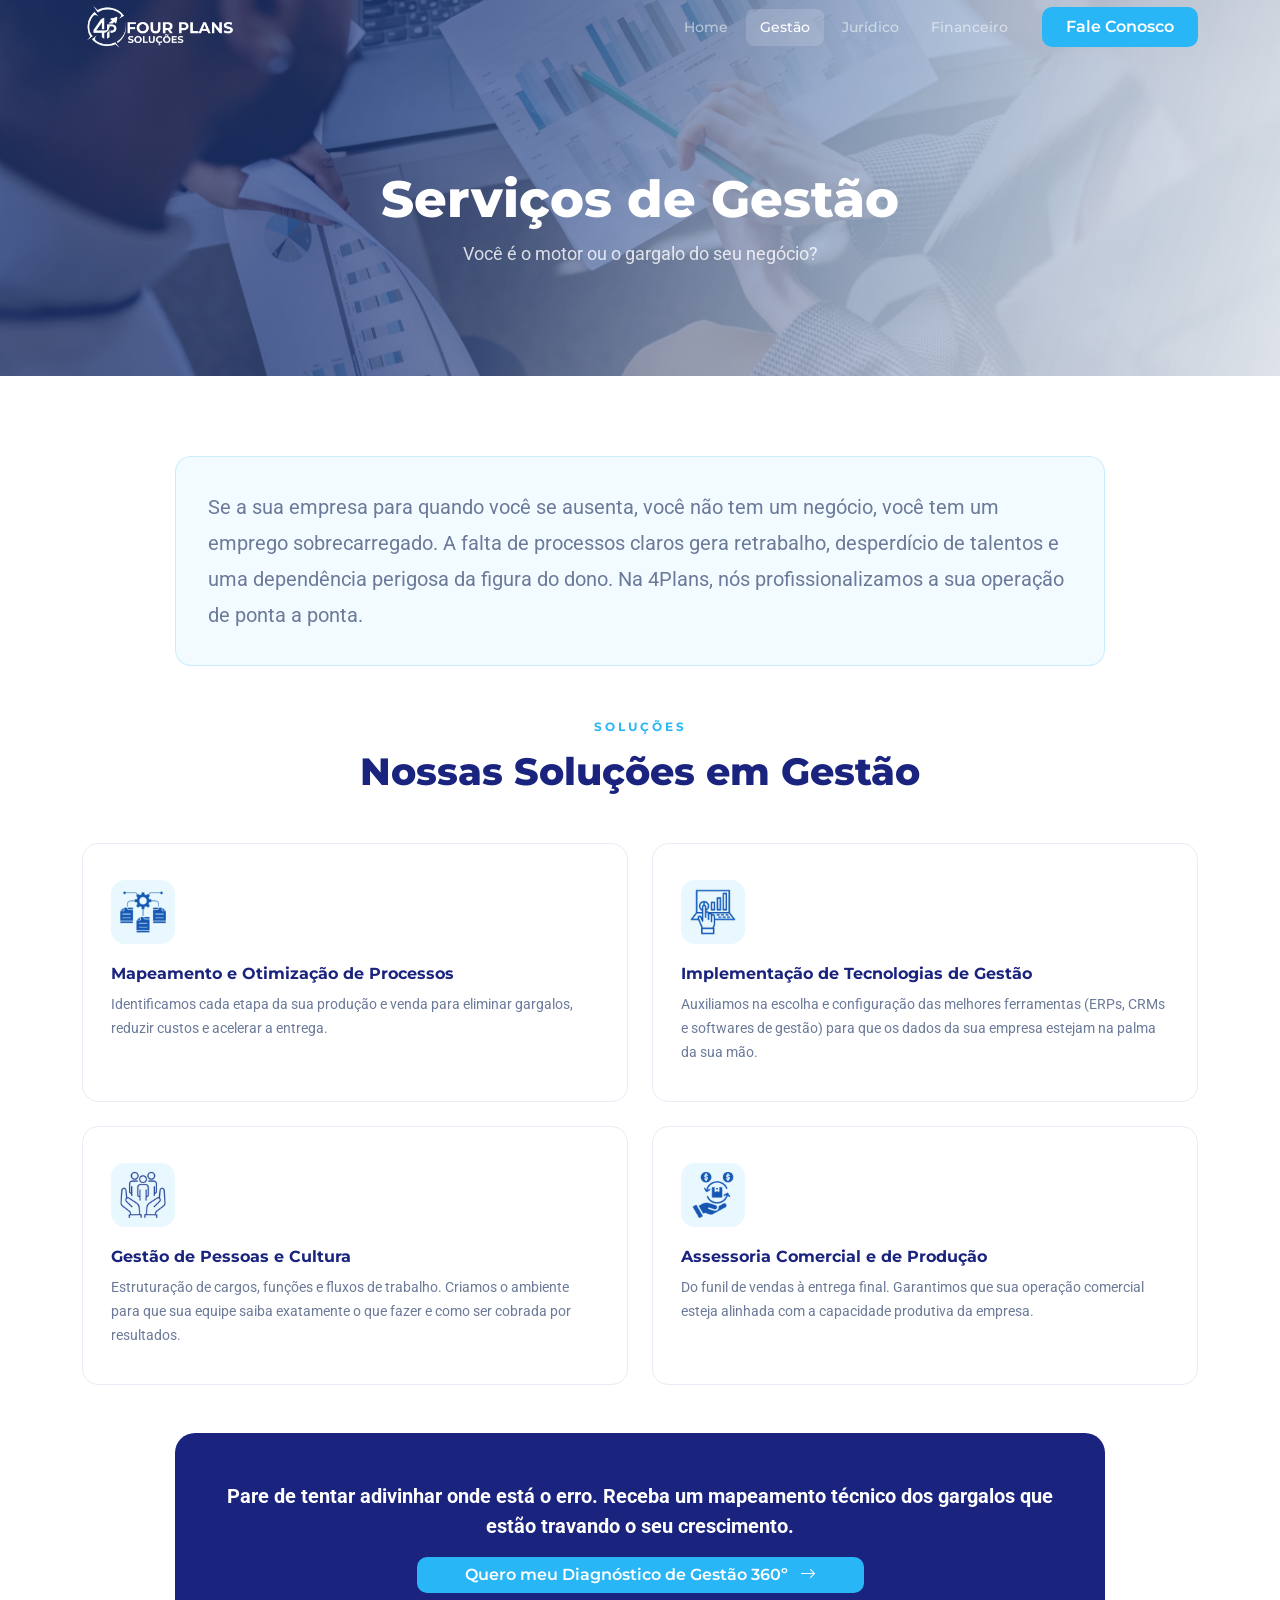
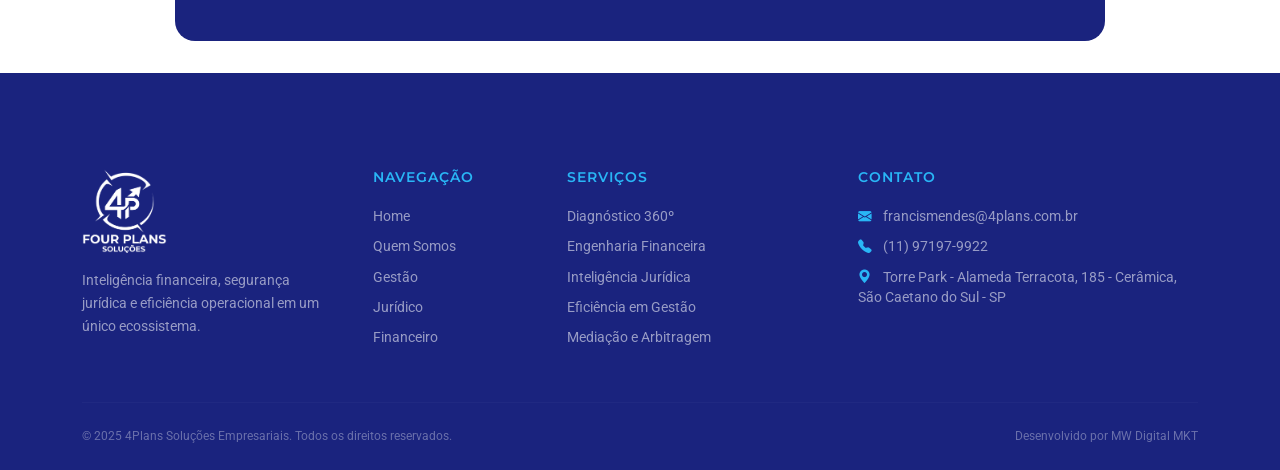
<file: servicos-gestao.html>
<!DOCTYPE html>
<html lang="pt-BR">

<head>
    <meta charset="UTF-8" />
    <meta name="viewport" content="width=device-width, initial-scale=1.0" />
    <title>Serviços de Gestão | 4Plans</title>
    <link rel="icon"
        href="https://media.base44.com/images/public/user_69f9740d5095d43ab97b32db/9ff68056e_3-Favicon.png" />
    <link href="https://cdn.jsdelivr.net/npm/bootstrap@5.3.3/dist/css/bootstrap.min.css" rel="stylesheet" />
    <link href="https://cdn.jsdelivr.net/npm/bootstrap-icons@1.11.3/font/bootstrap-icons.min.css" rel="stylesheet" />
    <link
        href="https://fonts.googleapis.com/css2?family=Montserrat:wght@300;400;500;600;700;800;900&family=Roboto:wght@300;400;500;700&display=swap"
        rel="stylesheet" />
    <link rel="stylesheet" href="css/style.css" />
</head>

<body>

    <!-- NAVBAR -->
    <nav class="navbar navbar-expand-lg navbar-dark fixed-top" id="mainNavbar">
        <div class="container">
            <a class="navbar-brand" href="index.html">
                <img src="img/logo_header.png" alt="4Plans" height="44" />
            </a>
            <button class="navbar-toggler border-0" type="button" data-bs-toggle="collapse" data-bs-target="#navMenu">
                <span class="navbar-toggler-icon"></span>
            </button>
            <div class="collapse navbar-collapse" id="navMenu">
                <ul class="navbar-nav ms-auto align-items-lg-center gap-lg-1">
                    <li class="nav-item"><a class="nav-link" href="index.html">Home</a></li>
                    <!-- <li class="nav-item"><a class="nav-link" href="quem-somos.html">Quem Somos</a></li> -->
                    <li class="nav-item"><a class="nav-link active" href="servicos-gestao.html">Gestão</a></li>
                    <li class="nav-item"><a class="nav-link" href="servicos-juridicos.html">Jurídico</a></li>
                    <li class="nav-item"><a class="nav-link" href="solucoes-financeiras.html">Financeiro</a></li>
                    <li class="nav-item ms-lg-3">
                        <a class="btn btn-accent px-4 py-2" href="index.html#contato">Fale Conosco</a>
                    </li>
                </ul>
            </div>
        </div>
    </nav>

    <!-- PAGE HERO -->
    <section class="page-hero" style="background: url(./img/banner_gestao.png) center/cover no-repeat;">
        <div class="page-hero-overlay"></div>
        <div class="container position-relative z-1 text-center text-white py-5">
            <h1 class="page-hero-title">Serviços de Gestão</h1>
            <p class="page-hero-sub">Você é o motor ou o gargalo do seu negócio?</p>
        </div>
    </section>

    <!-- CONTENT -->
    <section class="section-pad bg-white">
        <div class="container">

            <div class="accent-light-card mb-5 col-lg-10 mx-auto">
                <p class="text-muted-custom mb-0 fs-5">
                    Se a sua empresa para quando você se ausenta, você não tem um negócio, você tem um emprego
                    sobrecarregado. A falta de processos claros gera retrabalho, desperdício de talentos e uma
                    dependência perigosa da figura do dono. Na 4Plans, nós profissionalizamos a sua operação de ponta a
                    ponta.
                </p>
            </div>

            <div class="section-heading text-center mb-5">
                <span class="eyebrow">Soluções</span>
                <h2 class="section-title">Nossas Soluções em Gestão</h2>
            </div>

            <div class="row g-4 mb-5">
                <div class="col-md-6">
                    <div class="service-card h-100">
                        <div class="service-icon"><img src="./img/icons-gestao/mapeamento.png" alt=""></div>
                        <h5 class="service-title">Mapeamento e Otimização de Processos</h5>
                        <p class="service-desc">Identificamos cada etapa da sua produção e venda para eliminar gargalos,
                            reduzir custos e acelerar a entrega.</p>
                    </div>
                </div>
                <div class="col-md-6">
                    <div class="service-card h-100">
                        <div class="service-icon"><img src="./img/icons-gestao/tecnologia.png" alt=""></div>
                        <h5 class="service-title">Implementação de Tecnologias de Gestão</h5>
                        <p class="service-desc">Auxiliamos na escolha e configuração das melhores ferramentas (ERPs,
                            CRMs e softwares de gestão) para que os dados da sua empresa estejam na palma da sua mão.
                        </p>
                    </div>
                </div>
                <div class="col-md-6">
                    <div class="service-card h-100">
                        <div class="service-icon"><img src="./img/icons-gestao/pessoas.png" alt=""></div>
                        <h5 class="service-title">Gestão de Pessoas e Cultura</h5>
                        <p class="service-desc">Estruturação de cargos, funções e fluxos de trabalho. Criamos o ambiente
                            para que sua equipe saiba exatamente o que fazer e como ser cobrada por resultados.</p>
                    </div>
                </div>
                <div class="col-md-6">
                    <div class="service-card h-100">
                        <div class="service-icon"><img src="./img/icons-gestao/vendas.png" alt=""></div>
                        <h5 class="service-title">Assessoria Comercial e de Produção</h5>
                        <p class="service-desc">Do funil de vendas à entrega final. Garantimos que sua operação
                            comercial esteja alinhada com a capacidade produtiva da empresa.</p>
                    </div>
                </div>
            </div>

            <div class="dark-card text-center col-lg-10 mx-auto">
                <p class="text-white fw-bold fs-5 mb-3">
                    Pare de tentar adivinhar onde está o erro. Receba um mapeamento técnico dos gargalos que estão
                    travando o seu crescimento.
                </p>
                <a href="servicos-juridicos.html" class="btn btn-accent px-5">
                    Quero meu Diagnóstico de Gestão 360º <i class="bi bi-arrow-right ms-2"></i>
                </a>
            </div>

        </div>
    </section>

    <!-- FOOTER -->
    <footer class="footer-section">
        <div class="container">
            <div class="row g-5 py-5">
                <div class="col-lg-3 col-md-6">
                    <img src="img/Logo_negro.png" alt="4Plans" height="36" class="footer-logo mb-3" />
                    <p class="footer-text">Inteligência financeira, segurança jurídica e eficiência operacional em um
                        único ecossistema.</p>
                </div>
                <div class="col-lg-2 col-md-6">
                    <h6 class="footer-heading">Navegação</h6>
                    <ul class="footer-links">
                        <li><a href="index.html">Home</a></li>
                        <li><a href="quem-somos.html">Quem Somos</a></li>
                        <li><a href="servicos-gestao.html">Gestão</a></li>
                        <li><a href="servicos-juridicos.html">Jurídico</a></li>
                        <li><a href="solucoes-financeiras.html">Financeiro</a></li>
                    </ul>
                </div>
                <div class="col-lg-3 col-md-6">
                    <h6 class="footer-heading">Serviços</h6>
                    <ul class="footer-links">
                        <li>Diagnóstico 360º</li>
                        <li>Engenharia Financeira</li>
                        <li>Inteligência Jurídica</li>
                        <li>Eficiência em Gestão</li>
                        <li>Mediação e Arbitragem</li>
                    </ul>
                </div>
                <div class="col-lg-4 col-md-6">
                    <h6 class="footer-heading">Contato</h6>
                    <ul class="footer-links">
                        <li><i class="bi bi-envelope-fill text-accent me-2"></i> francismendes@4plans.com.br</li>
                        <li><i class="bi bi-telephone-fill text-accent me-2"></i> (11) 97197-9922</li>
                        <li><i class="bi bi-geo-alt-fill text-accent me-2"></i> Torre Park - Alameda Terracota, 185 -
                            Cerâmica, São
                            Caetano do Sul - SP</li>
                    </ul>
                </div>
            </div>
            <hr class="footer-hr" />
            <div class="d-flex flex-column flex-sm-row justify-content-between align-items-center py-4 gap-2">
                <p class="footer-copy mb-0">© 2025 4Plans Soluções Empresariais. Todos os direitos reservados.</p>
                <p class="footer-copy mb-0">Desenvolvido por MW Digital MKT</p>
            </div>
        </div>
    </footer>

    <script src="https://cdn.jsdelivr.net/npm/bootstrap@5.3.3/dist/js/bootstrap.bundle.min.js"></script>
    <script src="js/main.js"></script>
</body>

</html>
</file>
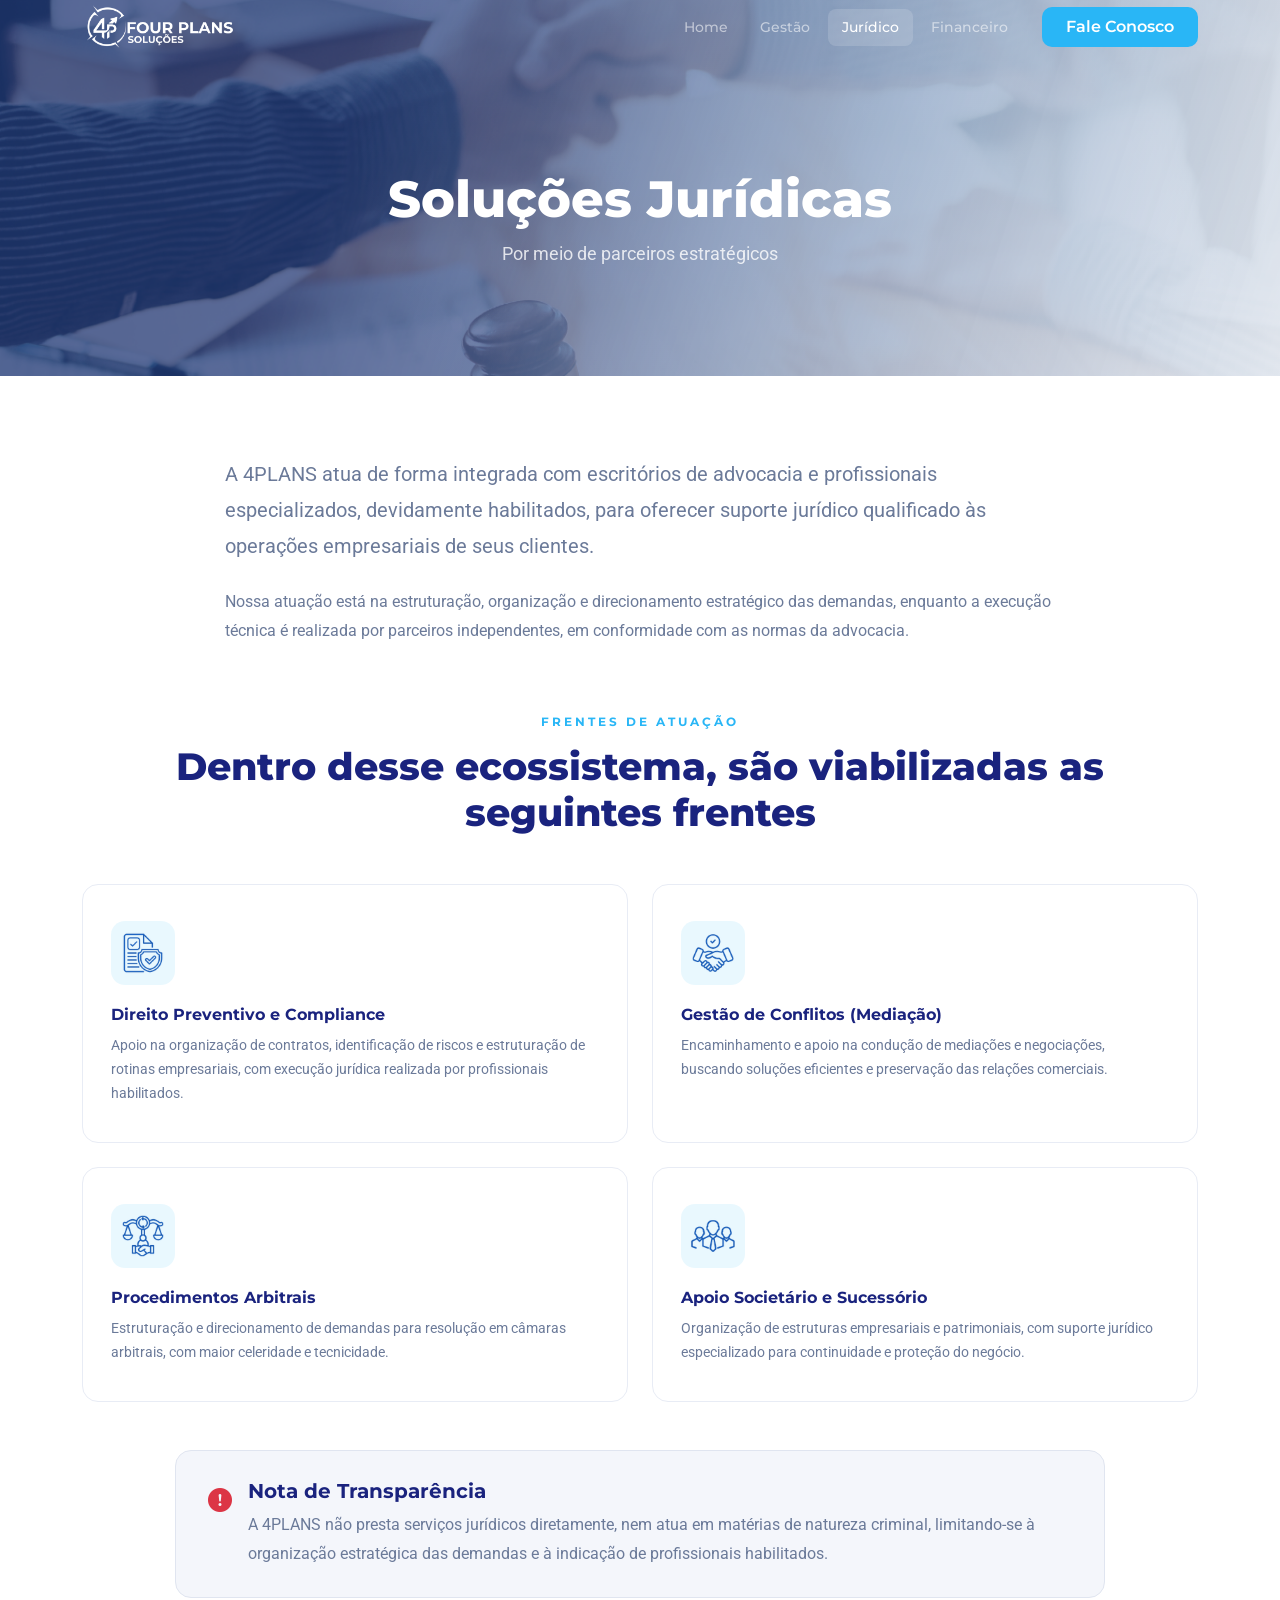
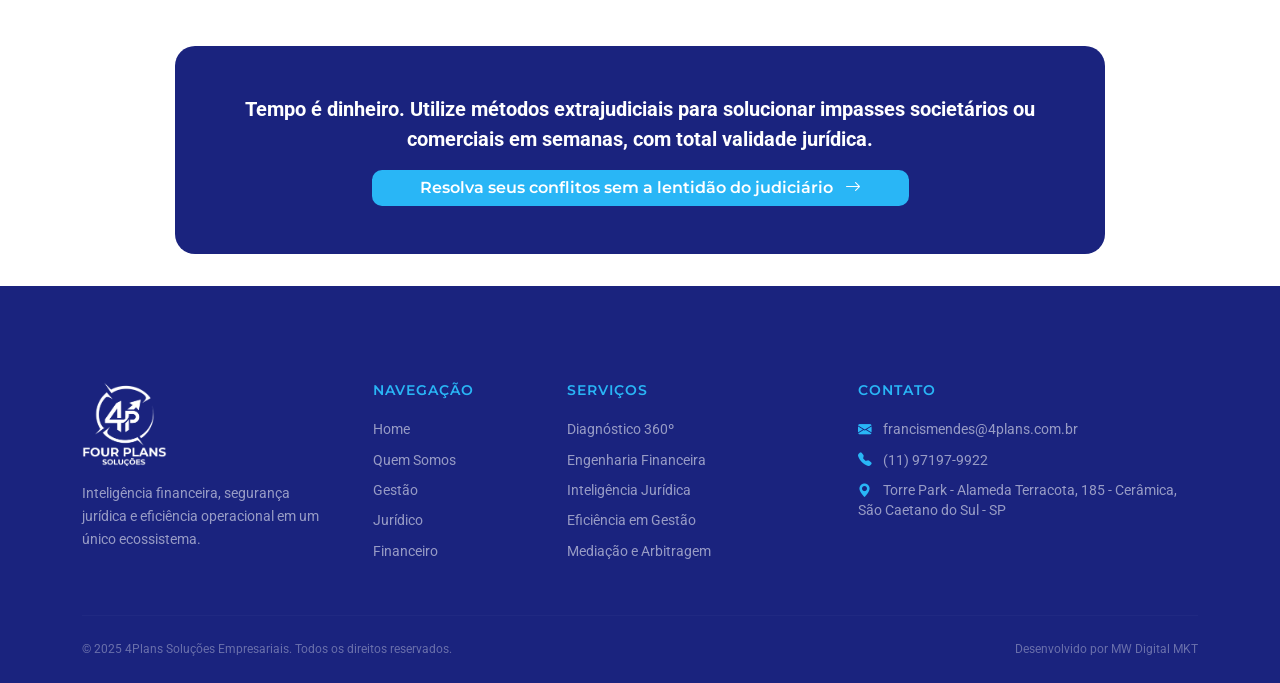
<file: servicos-juridicos.html>
<!DOCTYPE html>
<html lang="pt-BR">

<head>
  <meta charset="UTF-8" />
  <meta name="viewport" content="width=device-width, initial-scale=1.0" />
  <title>Serviços Jurídicos | 4Plans</title>
  <link rel="icon"
    href="https://media.base44.com/images/public/user_69f9740d5095d43ab97b32db/9ff68056e_3-Favicon.png" />
  <link href="https://cdn.jsdelivr.net/npm/bootstrap@5.3.3/dist/css/bootstrap.min.css" rel="stylesheet" />
  <link href="https://cdn.jsdelivr.net/npm/bootstrap-icons@1.11.3/font/bootstrap-icons.min.css" rel="stylesheet" />
  <link
    href="https://fonts.googleapis.com/css2?family=Montserrat:wght@300;400;500;600;700;800;900&family=Roboto:wght@300;400;500;700&display=swap"
    rel="stylesheet" />
  <link rel="stylesheet" href="css/style.css" />
</head>

<body>

  <!-- NAVBAR -->
  <nav class="navbar navbar-expand-lg navbar-dark fixed-top" id="mainNavbar">
    <div class="container">
      <a class="navbar-brand" href="index.html">
        <img src="./img/logo_header.png" alt="4Plans" height="44" />
      </a>
      <button class="navbar-toggler border-0" type="button" data-bs-toggle="collapse" data-bs-target="#navMenu">
        <span class="navbar-toggler-icon"></span>
      </button>
      <div class="collapse navbar-collapse" id="navMenu">
        <ul class="navbar-nav ms-auto align-items-lg-center gap-lg-1">
          <li class="nav-item"><a class="nav-link" href="index.html">Home</a></li>
          <!-- <li class="nav-item"><a class="nav-link" href="quem-somos.html">Quem Somos</a></li> -->
          <li class="nav-item"><a class="nav-link" href="servicos-gestao.html">Gestão</a></li>
          <li class="nav-item"><a class="nav-link active" href="servicos-juridicos.html">Jurídico</a></li>
          <li class="nav-item"><a class="nav-link" href="solucoes-financeiras.html">Financeiro</a></li>
          <li class="nav-item ms-lg-3">
            <a class="btn btn-accent px-4 py-2" href="index.html#contato">Fale Conosco</a>
          </li>
        </ul>
      </div>
    </div>
  </nav>

  <!-- PAGE HERO -->
  <section class="page-hero" style="background: url(./img/banner_juridico.png) center/cover no-repeat;">
    <div class="page-hero-overlay"></div>
    <div class="container position-relative z-1 text-center text-white py-5">
      <h1 class="page-hero-title">Soluções Jurídicas</h1>
      <p class="page-hero-sub">Por meio de parceiros estratégicos</p>
    </div>
  </section>

  <!-- CONTENT -->
  <section class="section-pad bg-white">
    <div class="container">

      <div class="row justify-content-center mb-5">
        <div class="col-lg-9">
          <p class="text-muted-custom fs-5 mb-4">
            A 4PLANS atua de forma integrada com escritórios de advocacia e profissionais especializados, devidamente
            habilitados, para oferecer suporte jurídico qualificado às operações empresariais de seus clientes.
          </p>
          <p class="text-muted-custom">
            Nossa atuação está na estruturação, organização e direcionamento estratégico das demandas, enquanto a
            execução técnica é realizada por parceiros independentes, em conformidade com as normas da advocacia.
          </p>
        </div>
      </div>

      <div class="section-heading text-center mb-5">
        <span class="eyebrow">Frentes de Atuação</span>
        <h2 class="section-title">Dentro desse ecossistema, são viabilizadas as seguintes frentes</h2>
      </div>

      <div class="row g-4 mb-5">
        <div class="col-md-6">
          <div class="service-card h-100">
            <div class="service-icon"><img src="./img/icons-juridico/compilace.png" alt=""></div>
            <h5 class="service-title">Direito Preventivo e Compliance</h5>
            <p class="service-desc">Apoio na organização de contratos, identificação de riscos e estruturação de rotinas
              empresariais, com execução jurídica realizada por profissionais habilitados.</p>
          </div>
        </div>
        <div class="col-md-6">
          <div class="service-card h-100">
            <div class="service-icon"><img src="./img/icons-juridico/mediacao.png" alt=""></div>
            <h5 class="service-title">Gestão de Conflitos (Mediação)</h5>
            <p class="service-desc">Encaminhamento e apoio na condução de mediações e negociações, buscando soluções
              eficientes e preservação das relações comerciais.</p>
          </div>
        </div>
        <div class="col-md-6">
          <div class="service-card h-100">
            <div class="service-icon"><img src="./img/icons-juridico/arbitral.png" alt=""></div>
            <h5 class="service-title">Procedimentos Arbitrais</h5>
            <p class="service-desc">Estruturação e direcionamento de demandas para resolução em câmaras arbitrais, com
              maior celeridade e tecnicidade.</p>
          </div>
        </div>
        <div class="col-md-6">
          <div class="service-card h-100">
            <div class="service-icon"><img src="./img/icons-juridico/societario.png" alt=""></div>
            <h5 class="service-title">Apoio Societário e Sucessório</h5>
            <p class="service-desc">Organização de estruturas empresariais e patrimoniais, com suporte jurídico
              especializado para continuidade e proteção do negócio.</p>
          </div>
        </div>
      </div>

      <!-- Nota de Transparência -->
      <div class="transparency-card col-lg-10 mx-auto mb-5">
        <div class="d-flex align-items-start gap-3">
          <i class="bi bi-exclamation-circle-fill text-danger fs-4 flex-shrink-0 mt-1"></i>
          <div>
            <h5 class="fw-bold text-primary-custom mb-2">Nota de Transparência</h5>
            <p class="text-muted-custom mb-0">
              A 4PLANS não presta serviços jurídicos diretamente, nem atua em matérias de natureza criminal,
              limitando-se à organização estratégica das demandas e à indicação de profissionais habilitados.
            </p>
          </div>
        </div>
      </div>

      <!-- Bottom CTA -->
      <div class="dark-card text-center col-lg-10 mx-auto">
        <p class="text-white fw-bold fs-5 mb-3">Tempo é dinheiro. Utilize métodos extrajudiciais para solucionar
          impasses societários ou comerciais em semanas, com total validade jurídica. </p>
        <a href="solucoes-financeiras.html" class="btn btn-accent px-5">
          Resolva seus conflitos sem a lentidão do judiciário <i class="bi bi-arrow-right ms-2"></i>
        </a>
      </div>

    </div>
  </section>

  <!-- FOOTER -->
  <footer class="footer-section">
    <div class="container">
      <div class="row g-5 py-5">
        <div class="col-lg-3 col-md-6">
          <img src="img/Logo_negro.png" alt="4Plans" height="36" class="footer-logo mb-3" />
          <p class="footer-text">Inteligência financeira, segurança jurídica e eficiência operacional em um único
            ecossistema.</p>
        </div>
        <div class="col-lg-2 col-md-6">
          <h6 class="footer-heading">Navegação</h6>
          <ul class="footer-links">
            <li><a href="index.html">Home</a></li>
            <li><a href="quem-somos.html">Quem Somos</a></li>
            <li><a href="servicos-gestao.html">Gestão</a></li>
            <li><a href="servicos-juridicos.html">Jurídico</a></li>
            <li><a href="solucoes-financeiras.html">Financeiro</a></li>
          </ul>
        </div>
        <div class="col-lg-3 col-md-6">
          <h6 class="footer-heading">Serviços</h6>
          <ul class="footer-links">
            <li>Diagnóstico 360º</li>
            <li>Engenharia Financeira</li>
            <li>Inteligência Jurídica</li>
            <li>Eficiência em Gestão</li>
            <li>Mediação e Arbitragem</li>
          </ul>
        </div>
        <div class="col-lg-4 col-md-6">
          <h6 class="footer-heading">Contato</h6>
          <ul class="footer-links">
            <li><i class="bi bi-envelope-fill text-accent me-2"></i> francismendes@4plans.com.br</li>
            <li><i class="bi bi-telephone-fill text-accent me-2"></i> (11) 97197-9922</li>
            <li><i class="bi bi-geo-alt-fill text-accent me-2"></i> Torre Park - Alameda Terracota, 185 - Cerâmica, São
              Caetano do Sul - SP</li>
          </ul>
        </div>
      </div>
      <hr class="footer-hr" />
      <div class="d-flex flex-column flex-sm-row justify-content-between align-items-center py-4 gap-2">
        <p class="footer-copy mb-0">© 2025 4Plans Soluções Empresariais. Todos os direitos reservados.</p>
        <p class="footer-copy mb-0">Desenvolvido por MW Digital MKT</p>
      </div>
    </div>
  </footer>

  <script src="https://cdn.jsdelivr.net/npm/bootstrap@5.3.3/dist/js/bootstrap.bundle.min.js"></script>
  <script src="js/main.js"></script>
</body>

</html>
</file>
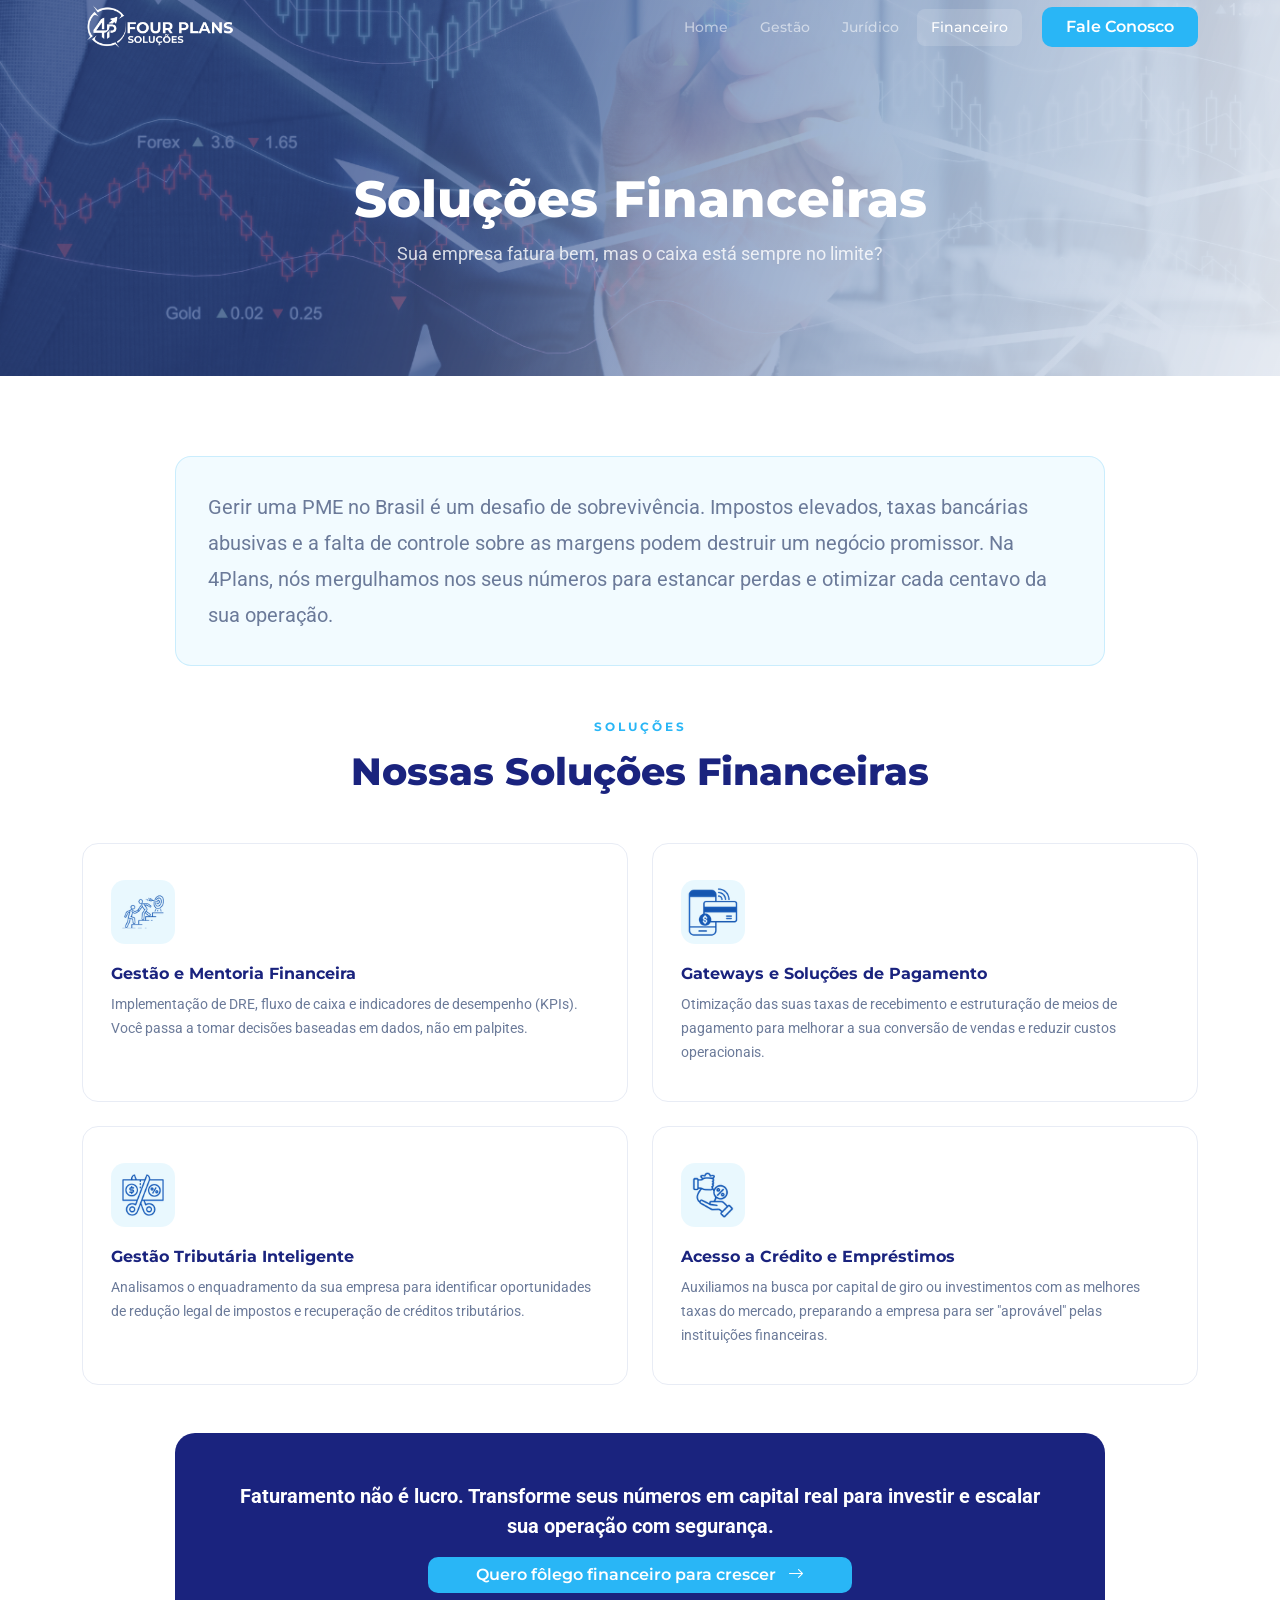
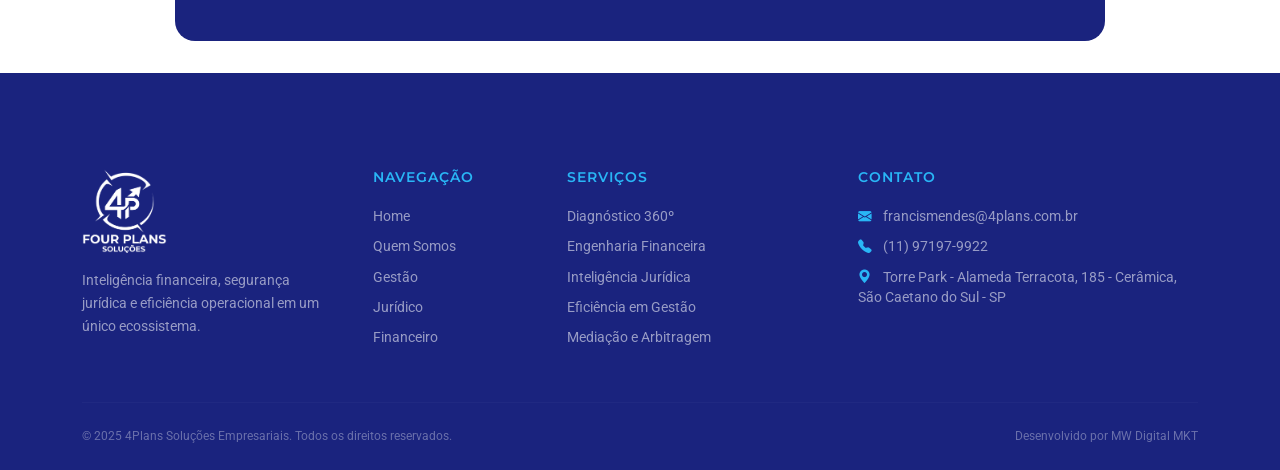
<file: solucoes-financeiras.html>
<!DOCTYPE html>
<html lang="pt-BR">

<head>
    <meta charset="UTF-8" />
    <meta name="viewport" content="width=device-width, initial-scale=1.0" />
    <title>Soluções Financeiras | 4Plans</title>
    <link rel="icon"
        href="https://media.base44.com/images/public/user_69f9740d5095d43ab97b32db/9ff68056e_3-Favicon.png" />
    <link href="https://cdn.jsdelivr.net/npm/bootstrap@5.3.3/dist/css/bootstrap.min.css" rel="stylesheet" />
    <link href="https://cdn.jsdelivr.net/npm/bootstrap-icons@1.11.3/font/bootstrap-icons.min.css" rel="stylesheet" />
    <link
        href="https://fonts.googleapis.com/css2?family=Montserrat:wght@300;400;500;600;700;800;900&family=Roboto:wght@300;400;500;700&display=swap"
        rel="stylesheet" />
    <link rel="stylesheet" href="css/style.css" />
</head>

<body>

    <!-- NAVBAR -->
    <nav class="navbar navbar-expand-lg navbar-dark fixed-top" id="mainNavbar">
        <div class="container">
            <a class="navbar-brand" href="index.html">
                <img src="img/logo_header.png" alt="4Plans" height="44" />
            </a>
            <button class="navbar-toggler border-0" type="button" data-bs-toggle="collapse" data-bs-target="#navMenu">
                <span class="navbar-toggler-icon"></span>
            </button>
            <div class="collapse navbar-collapse" id="navMenu">
                <ul class="navbar-nav ms-auto align-items-lg-center gap-lg-1">
                    <li class="nav-item"><a class="nav-link" href="index.html">Home</a></li>
                    <!-- <li class="nav-item"><a class="nav-link" href="quem-somos.html">Quem Somos</a></li> -->
                    <li class="nav-item"><a class="nav-link" href="servicos-gestao.html">Gestão</a></li>
                    <li class="nav-item"><a class="nav-link" href="servicos-juridicos.html">Jurídico</a></li>
                    <li class="nav-item"><a class="nav-link active" href="solucoes-financeiras.html">Financeiro</a></li>
                    <li class="nav-item ms-lg-3">
                        <a class="btn btn-accent px-4 py-2" href="index.html#contato">Fale Conosco</a>
                    </li>
                </ul>
            </div>
        </div>
    </nav>

    <!-- PAGE HERO -->
    <section class="page-hero" style="background: url(./img/banner_financeiro.png) center/cover no-repeat;">
        <div class="page-hero-overlay"></div>
        <div class="container position-relative z-1 text-center text-white py-5">
            <h1 class="page-hero-title">Soluções Financeiras</h1>
            <p class="page-hero-sub">Sua empresa fatura bem, mas o caixa está sempre no limite?</p>
        </div>
    </section>

    <!-- CONTENT -->
    <section class="section-pad bg-white">
        <div class="container">

            <div class="accent-light-card mb-5 col-lg-10 mx-auto">
                <p class="text-muted-custom mb-0 fs-5">
                    Gerir uma PME no Brasil é um desafio de sobrevivência. Impostos elevados, taxas bancárias abusivas e
                    a falta de controle sobre as margens podem destruir um negócio promissor. Na 4Plans, nós mergulhamos
                    nos seus números para estancar perdas e otimizar cada centavo da sua operação.
                </p>
            </div>

            <div class="section-heading text-center mb-5">
                <span class="eyebrow">Soluções</span>
                <h2 class="section-title">Nossas Soluções Financeiras</h2>
            </div>

            <div class="row g-4 mb-5">
                <div class="col-md-6">
                    <div class="service-card h-100">
                        <div class="service-icon"><img src="./img/icons-financeiro/mentoria.png" alt=""></div>
                        <h5 class="service-title">Gestão e Mentoria Financeira</h5>
                        <p class="service-desc">Implementação de DRE, fluxo de caixa e indicadores de desempenho (KPIs).
                            Você passa a tomar decisões baseadas em dados, não em palpites.</p>
                    </div>
                </div>
                <div class="col-md-6">
                    <div class="service-card h-100">
                        <div class="service-icon"><img src="./img/icons-financeiro/gateways.png" alt=""></div>
                        <h5 class="service-title">Gateways e Soluções de Pagamento</h5>
                        <p class="service-desc">Otimização das suas taxas de recebimento e estruturação de meios de
                            pagamento para melhorar a sua conversão de vendas e reduzir custos operacionais.</p>
                    </div>
                </div>
                <div class="col-md-6">
                    <div class="service-card h-100">
                        <div class="service-icon"><img src="./img/icons-financeiro/tributaria.png" alt=""></div>
                        <h5 class="service-title">Gestão Tributária Inteligente</h5>
                        <p class="service-desc">Analisamos o enquadramento da sua empresa para identificar oportunidades
                            de redução legal de impostos e recuperação de créditos tributários.</p>
                    </div>
                </div>
                <div class="col-md-6">
                    <div class="service-card h-100">
                        <div class="service-icon"><img src="./img/icons-financeiro/emprestimo.png" alt=""></div>
                        <h5 class="service-title">Acesso a Crédito e Empréstimos</h5>
                        <p class="service-desc">Auxiliamos na busca por capital de giro ou investimentos com as melhores
                            taxas do mercado, preparando a empresa para ser "aprovável" pelas instituições financeiras.
                        </p>
                    </div>
                </div>
            </div>

            <!-- Diferencial -->
            <div class="dark-card text-center col-lg-10 mx-auto">
                <p class="text-white fw-bold fs-5 mb-3">Faturamento não é lucro. Transforme seus números em capital
                    real para investir e escalar sua operação com segurança. </p>
                <a href="quem-somos.html" class="btn btn-accent px-5">
                    Quero fôlego financeiro para crescer <i class="bi bi-arrow-right ms-2"></i>
                </a>
            </div>

        </div>
    </section>

    <!-- FOOTER -->
    <footer class="footer-section">
        <div class="container">
            <div class="row g-5 py-5">
                <div class="col-lg-3 col-md-6">
                    <img src="img/Logo_negro.png" alt="4Plans" height="36" class="footer-logo mb-3" />
                    <p class="footer-text">Inteligência financeira, segurança jurídica e eficiência operacional em um
                        único ecossistema.</p>
                </div>
                <div class="col-lg-2 col-md-6">
                    <h6 class="footer-heading">Navegação</h6>
                    <ul class="footer-links">
                        <li><a href="index.html">Home</a></li>
                        <li><a href="quem-somos.html">Quem Somos</a></li>
                        <li><a href="servicos-gestao.html">Gestão</a></li>
                        <li><a href="servicos-juridicos.html">Jurídico</a></li>
                        <li><a href="solucoes-financeiras.html">Financeiro</a></li>
                    </ul>
                </div>
                <div class="col-lg-3 col-md-6">
                    <h6 class="footer-heading">Serviços</h6>
                    <ul class="footer-links">
                        <li>Diagnóstico 360º</li>
                        <li>Engenharia Financeira</li>
                        <li>Inteligência Jurídica</li>
                        <li>Eficiência em Gestão</li>
                        <li>Mediação e Arbitragem</li>
                    </ul>
                </div>
                <div class="col-lg-4 col-md-6">
                    <h6 class="footer-heading">Contato</h6>
                    <ul class="footer-links">
                        <li><i class="bi bi-envelope-fill text-accent me-2"></i> francismendes@4plans.com.br</li>
                        <li><i class="bi bi-telephone-fill text-accent me-2"></i> (11) 97197-9922</li>
                        <li><i class="bi bi-geo-alt-fill text-accent me-2"></i> Torre Park - Alameda Terracota, 185 -
                            Cerâmica, São
                            Caetano do Sul - SP</li>
                    </ul>
                </div>
            </div>
            <hr class="footer-hr" />
            <div class="d-flex flex-column flex-sm-row justify-content-between align-items-center py-4 gap-2">
                <p class="footer-copy mb-0">© 2025 4Plans Soluções Empresariais. Todos os direitos reservados.</p>
                <p class="footer-copy mb-0">Desenvolvido por MW Digital MKT</p>
            </div>
        </div>
    </footer>

    <script src="https://cdn.jsdelivr.net/npm/bootstrap@5.3.3/dist/js/bootstrap.bundle.min.js"></script>
    <script src="js/main.js"></script>
</body>

</html>
</file>
<file: css/style.css>
/* ============================================
   Fonts: Montserrat (heading) + Roboto (body)
   Colors: #1A237E | #0D47A1 | #29B6F6
============================================ */

:root {
    --primary: #1A237E;
    --secondary: #0D47A1;
    --accent: #29B6F6;
    --dark: #0f1a5c;
    --light-bg: #f4f6fb;
    --text-muted: #6b7a99;
    --font-heading: 'Montserrat', sans-serif;
    --font-body: 'Roboto', sans-serif;
}

/* ---- Base ---- */
*,
*::before,
*::after {
    box-sizing: border-box;
}

body {
    font-family: var(--font-body);
    color: #2b2f4a;
    background: #fff;
    margin: 0;
}

h1,
h2,
h3,
h4,
h5,
h6 {
    font-family: var(--font-heading);
}

/* ---- Utility ---- */
.text-primary-custom {
    color: var(--primary) !important;
}

.text-accent {
    color: var(--accent) !important;
}

.text-muted-custom {
    color: var(--text-muted);
    line-height: 1.8;
}

.text-white-70 {
    color: rgba(255, 255, 255, 0.75);
}

.bg-primary-custom {
    background-color: var(--primary) !important;
}

.bg-light-custom {
    background-color: var(--light-bg) !important;
}

.link-accent {
    color: var(--accent);
    text-decoration: none;
}

.link-accent:hover {
    color: #1d9fd4;
}

.section-pad {
    padding: 80px 0;
}

.z-1 {
    z-index: 1;
}

/* ---- Buttons ---- */
.btn-accent {
    background-color: var(--accent);
    color: #fff;
    font-family: var(--font-heading);
    font-weight: 600;
    border: none;
    border-radius: 10px;
    transition: filter .2s, transform .2s;
    text-decoration: none;
}

.btn-accent:hover {
    filter: brightness(1.1);
    transform: translateY(-1px);
    color: #fff;
}

.btn-glass {
    background: rgba(255, 255, 255, 0.1);
    backdrop-filter: blur(8px);
    border: 1.5px solid rgba(255, 255, 255, 0.3);
    color: #fff;
    font-family: var(--font-heading);
    font-weight: 500;
    border-radius: 10px;
    transition: background .2s;
    text-decoration: none;
}

.btn-glass:hover {
    background: rgba(255, 255, 255, 0.2);
    color: #fff;
}

/* ---- NAVBAR ---- */
#mainNavbar {
    transition: background .35s, box-shadow .35s;
    background: transparent;
    padding: 0;
}

#mainNavbar.scrolled {
    background: rgba(255, 255, 255, 0.97) !important;
    box-shadow: 0 2px 20px rgba(26, 35, 126, 0.10);
}

#mainNavbar.scrolled .nav-link,
#mainNavbar.scrolled .navbar-brand {
    color: var(--primary) !important;
}

#mainNavbar.scrolled .nav-link:hover,
#mainNavbar.scrolled .nav-link.active {
    background: var(--light-bg);
    border-radius: 8px;
}

.navbar-brand img {
    transition: filter .3s;
    filter: brightness(0) invert(1);

}

#mainNavbar.scrolled .navbar-brand img {
    filter: none;
}

.nav-link {
    font-family: var(--font-heading);
    font-size: 0.875rem;
    font-weight: 500;
    padding: 8px 14px !important;
    border-radius: 8px;
    transition: background .2s, color .2s;
}

.nav-link.active {
    background: rgba(255, 255, 255, 0.15);
    border-radius: 8px;
}

#mainNavbar.scrolled .nav-link.active {
    background: var(--primary) !important;
    color: #fff !important;
}

/* Mobile nav background */
@media (max-width: 991px) {
    #mainNavbar .navbar-collapse {
        background: #fff;
        padding: 16px;
        border-top: 1px solid #e8ecf5;
        margin-top: 4px;
    }

    #mainNavbar .nav-link {
        color: var(--primary) !important;
    }

    #mainNavbar .navbar-toggler-icon {
        background-image: url("data:image/svg+xml,%3csvg xmlns='http://www.w3.org/2000/svg' viewBox='0 0 30 30'%3e%3cpath stroke='rgba%28255,255,255,1%29' stroke-linecap='round' stroke-miterlimit='10' stroke-width='2' d='M4 7h22M4 15h22M4 23h22'/%3e%3c/svg%3e");
    }

    #mainNavbar.scrolled .navbar-toggler-icon {
        background-image: url("data:image/svg+xml,%3csvg xmlns='http://www.w3.org/2000/svg' viewBox='0 0 30 30'%3e%3cpath stroke='rgba%2826,35,126,1%29' stroke-linecap='round' stroke-miterlimit='10' stroke-width='2' d='M4 7h22M4 15h22M4 23h22'/%3e%3c/svg%3e");
    }
}

/* ---- HERO ---- */
.hero-section {
    min-height: 100vh;
    background:
        url('../img/banner.png') center/cover no-repeat;
    position: relative;
}

.hero-overlay {
    position: absolute;
    inset: 0;
    background: radial-gradient(circle at 80% 50%, rgba(41, 182, 246, 0.08) 0%, transparent 60%);
}

.hero-badge {
    display: inline-flex;
    align-items: center;
    background: rgba(255, 255, 255, 0.1);
    backdrop-filter: blur(8px);
    border: 1px solid rgba(255, 255, 255, 0.2);
    border-radius: 100px;
    padding: 8px 20px;
    font-family: var(--font-heading);
    font-size: 0.85rem;
    font-weight: 500;
    color: rgba(255, 255, 255, 0.9);
}

.badge-dot {
    width: 8px;
    height: 8px;
    background: var(--accent);
    border-radius: 50%;
    margin-right: 10px;
    animation: pulse-dot 1.8s infinite;
}

@keyframes pulse-dot {

    0%,
    100% {
        opacity: 1;
        transform: scale(1);
    }

    50% {
        opacity: 0.5;
        transform: scale(1.3);
    }
}

.hero-title {
    font-family: var(--font-heading);
    font-size: clamp(2.2rem, 5vw, 4rem);
    font-weight: 800;
    color: #fff;
    line-height: 1.15;
    margin-bottom: 1.25rem;
}

.hero-subtitle {
    font-size: 1.15rem;
    color: rgba(255, 255, 255, 0.82);
    line-height: 1.7;
    margin-bottom: 0;
}

.hero-pill {
    background: rgba(255, 255, 255, 0.07);
    backdrop-filter: blur(6px);
    border: 1px solid rgba(255, 255, 255, 0.12);
    border-radius: 10px;
    padding: 10px 14px;
    font-family: var(--font-heading);
    font-size: 0.78rem;
    font-weight: 500;
    color: rgba(255, 255, 255, 0.85);
    display: flex;
    align-items: center;
}

/* ---- PAGE HERO ---- */
.page-hero {
    position: relative;
    min-height: 320px;
    display: flex;
    align-items: center;
    padding: 120px 0 60px;
}

.page-hero-overlay {
    position: absolute;
    inset: 0;
    background: radial-gradient(circle at 70% 30%, rgba(41, 182, 246, 0.08), transparent 60%);
}

.page-hero-title {
    font-family: var(--font-heading);
    font-size: clamp(2rem, 4vw, 3.5rem);
    font-weight: 800;
    margin-bottom: 0.75rem;
}

.page-hero-sub {
    font-size: 1.1rem;
    color: rgba(255, 255, 255, 0.8);
    margin-bottom: 0;
}

/* ---- SECTION HEADINGS ---- */
.section-heading {
    margin-bottom: 3rem;
}

.eyebrow {
    display: inline-block;
    font-family: var(--font-heading);
    font-size: 0.78rem;
    font-weight: 700;
    letter-spacing: 3px;
    text-transform: uppercase;
    color: var(--accent);
    margin-bottom: 0.75rem;
}

.section-title {
    font-family: var(--font-heading);
    font-size: clamp(1.6rem, 3vw, 2.5rem);
    font-weight: 800;
    color: var(--primary);
    margin-bottom: 0;
    line-height: 1.2;
}

/* ---- IMG CARD ---- */

.img-about {
    width: 100%;
    max-width: 430px;
    height: auto;
    border-radius: 24px;
    display: block;
    margin: 0 auto;
}

/* MOBILE */
@media (max-width: 767px) {

    .about-img-mobile {
        text-align: center;
        margin-top: 30px;
    }

    .img-about {
        width: 100%;
        max-width: 32vh;
        border-radius: 18px;
    }

}

/* ---- A DOR ---- */
.pain-question {
    font-family: var(--font-heading);
    font-size: clamp(1.3rem, 2.5vw, 1.9rem);
    font-weight: 700;
    color: #fff;
    margin-bottom: 1.25rem;
    line-height: 1.3;
}

.pain-box {
    background: rgba(255, 255, 255, 0.06);
    backdrop-filter: blur(6px);
    border: 1px solid rgba(255, 255, 255, 0.12);
    border-radius: 16px;
    padding: 36px;
}

/* ---- SERVICE CARDS ---- */
.service-card {
    background: #fff;
    border: 1px solid #e8ecf5;
    border-radius: 16px;
    padding: 36px 28px;
    transition: box-shadow .3s, border-color .3s, transform .3s;
}

.service-card:hover {
    box-shadow: 0 12px 40px rgba(26, 35, 126, 0.10);
    border-color: rgba(41, 182, 246, 0.3);
    transform: translateY(-4px);
}

.service-icon {
    font-size: 2.2rem;
    width: 64px;
    height: 64px;
    background: rgba(41, 182, 246, 0.10);
    border-radius: 14px;
    display: flex;
    align-items: center;
    justify-content: center;
    margin-bottom: 20px;
    transition: background .3s;
}

.service-icon img {
    width: auto;
    height: 70px;
}

.service-card:hover .service-icon {
    background: rgba(41, 182, 246, 0.18);
}

.service-title {
    font-family: var(--font-heading);
    font-size: 1rem;
    font-weight: 700;
    color: var(--primary);
    margin-bottom: 10px;
}

.service-desc {
    font-size: 0.88rem;
    color: var(--text-muted);
    line-height: 1.7;
    margin: 0;
}

/* ---- TIMELINE (COMO FAZEMOS) ---- */
.timeline-row {
    display: flex;
    align-items: flex-start;
    justify-content: center;
    gap: 0;
    flex-wrap: wrap;
}

.timeline-item {
    flex: 1;
    min-width: 200px;
    max-width: 280px;
    text-align: center;
    padding: 0 16px;
}

.timeline-icon-wrap {
    position: relative;
    width: 120px;
    height: 120px;
    background: #fff;
    border: 2px solid rgba(41, 182, 246, 0.25);
    border-radius: 50%;
    display: flex;
    align-items: center;
    justify-content: center;
    margin: 0 auto 24px;
    box-shadow: 0 6px 24px rgba(26, 35, 126, 0.10);
    transition: transform .3s, box-shadow .3s;
}

.timeline-item:hover .timeline-icon-wrap {
    transform: translateY(-4px);
    box-shadow: 0 12px 32px rgba(26, 35, 126, 0.15);
}

.timeline-icon-img {
    width: 80px;
    height: 80px;
    object-fit: contain;
}

.timeline-num {
    position: absolute;
    top: -8px;
    right: -8px;
    width: 36px;
    height: 36px;
    background: var(--accent);
    color: #fff;
    font-family: var(--font-heading);
    font-size: 0.78rem;
    font-weight: 800;
    border-radius: 50%;
    display: flex;
    align-items: center;
    justify-content: center;
    box-shadow: 0 3px 10px rgba(41, 182, 246, 0.45);
}

.timeline-title {
    font-family: var(--font-heading);
    font-weight: 800;
    font-size: 1.15rem;
    color: var(--primary);
    margin-bottom: 10px;
}

.timeline-desc {
    font-size: 0.90rem;
    color: var(--text-muted);
    line-height: 1.75;
    margin: 0;
}

/* Arrow connector */
.timeline-arrow {
    display: flex;
    align-items: center;
    justify-content: center;
    padding-top: 44px;
    /* align with center of icon */
    font-size: 2rem;
    color: var(--accent);
    opacity: 0.5;
    flex-shrink: 0;
}

@media (max-width: 767px) {
    .timeline-row {
        flex-direction: column;
        align-items: center;
        gap: 8px;
    }

    .timeline-arrow {
        padding-top: 0;
        transform: rotate(90deg);
    }

    .timeline-item {
        max-width: 100%;
    }
}


/* ---- STEP CARDS ---- */
.step-card {
    background: #fff;
    border-radius: 16px;
    padding: 40px 28px;
    box-shadow: 0 4px 20px rgba(26, 35, 126, 0.06);
    position: relative;
}

.step-icon-wrap {
    position: relative;
    width: 80px;
    height: 80px;
    background: #fff;
    border: 2px solid rgba(41, 182, 246, 0.2);
    border-radius: 16px;
    display: flex;
    align-items: center;
    justify-content: center;
    margin: 0 auto 24px;
    font-size: 1.5rem;
    color: var(--accent);
    box-shadow: 0 4px 16px rgba(26, 35, 126, 0.08);
}

.step-num {
    position: absolute;
    top: -12px;
    right: -12px;
    width: 32px;
    height: 32px;
    background: var(--accent);
    color: #fff;
    font-family: var(--font-heading);
    font-size: 0.75rem;
    font-weight: 700;
    border-radius: 50%;
    display: flex;
    align-items: center;
    justify-content: center;
}

.step-title {
    font-family: var(--font-heading);
    font-weight: 700;
    font-size: 1.1rem;
    color: var(--primary);
    margin-bottom: 10px;
}

.step-desc {
    font-size: 0.88rem;
    color: var(--text-muted);
    line-height: 1.7;
    margin: 0;
}

/* INFO CARD */
.contact-info-card {
    background: #fff;
    border-radius: 16px;
    padding: 28px;
    border: 1px solid #e8ecf5;
}

.info-item {
    display: flex;
    gap: 16px;
    margin-bottom: 20px;
}

.info-item i {
    font-size: 1.3rem;
    color: var(--accent);
}

.info-item h5 {
    margin: 0;
    font-size: 0.9rem;
    font-weight: 700;
    color: var(--primary);
}

.info-item p {
    margin: 0;
    font-size: 0.85rem;
    color: var(--text-muted);
}

/* ---- O QUE FAZEMOS CARDS ---- */
.oqf-card {
    background: #fff;
    border: 1px solid #e8ecf5;
    border-radius: 20px;
    padding: 40px 32px 32px;
    display: flex;
    flex-direction: column;
    align-items: flex-start;
    transition: box-shadow .35s, border-color .35s, transform .35s;
    position: relative;
    overflow: hidden;
}

.oqf-card::before {
    content: '';
    position: absolute;
    top: 0;
    left: 0;
    right: 0;
    height: 4px;
    background: linear-gradient(90deg, var(--primary), var(--accent));
    opacity: 0;
    transition: opacity .35s;
}

.oqf-card:hover {
    box-shadow: 0 16px 48px rgba(26, 35, 126, 0.12);
    border-color: rgba(41, 182, 246, 0.35);
    transform: translateY(-6px);
}

.oqf-card:hover::before {
    opacity: 1;
}

.oqf-icon-wrap {
    width: 96px;
    height: 96px;
    border-radius: 50%;
    background: #f0f4ff;
    display: flex;
    align-items: center;
    justify-content: center;
    margin-bottom: 24px;
    transition: background .35s, transform .35s;
    overflow: hidden;
    flex-shrink: 0;
}

.oqf-card:hover .oqf-icon-wrap {
    background: #e4eeff;
    transform: scale(1.06);
}

.oqf-icon-img {
    width: 72px;
    height: 72px;
    object-fit: contain;
}

.oqf-title {
    font-family: var(--font-heading);
    font-size: 1.1rem;
    font-weight: 700;
    color: var(--primary);
    margin-bottom: 12px;
}

.oqf-desc {
    font-size: 0.88rem;
    color: var(--text-muted);
    line-height: 1.75;
    flex: 1;
    margin-bottom: 24px;
}

.oqf-link {
    display: inline-flex;
    align-items: center;
    gap: 6px;
    font-family: var(--font-heading);
    font-size: 0.85rem;
    font-weight: 700;
    color: var(--primary);
    text-decoration: none;
    border: 2px solid var(--primary);
    border-radius: 8px;
    padding: 8px 20px;
    transition: background .25s, color .25s, border-color .25s, gap .25s;
}

.oqf-link:hover {
    background: var(--primary);
    color: #fff;
    gap: 10px;
}

.oqf-link i {
    transition: transform .25s;
}

.oqf-link:hover i {
    transform: translateX(3px);
}


/* FORM */
.contact-form-card {
    background: #fff;
    border-radius: 16px;
    padding: 32px;
    border: 1px solid #e8ecf5;
    box-shadow: 0 8px 30px rgba(0, 0, 0, 0.04);
}

/* INPUT */
.form-input-custom {
    width: 100%;
    padding: 12px 14px;
    border-radius: 8px;
    border: 1px solid #e0e5f0;
    background: #f8f9fc;
    font-size: 0.9rem;
    transition: 0.2s;
}

.form-input-custom:focus {
    border-color: var(--accent);
    outline: none;
    box-shadow: 0 0 0 3px rgba(41, 182, 246, 0.15);
}

/* ---- CTA SECTION ---- */
.cta-section {
    background: linear-gradient(135deg, var(--secondary) 0%, var(--primary) 100%);
    position: relative;
    overflow: hidden;
}

.cta-section::before {
    content: '';
    position: absolute;
    inset: 0;
    background: radial-gradient(circle at 20% 80%, rgba(41, 182, 246, 0.12), transparent 55%),
        radial-gradient(circle at 80% 20%, rgba(26, 35, 126, 0.3), transparent 55%);
}

.cta-title {
    font-family: var(--font-heading);
    font-size: clamp(1.8rem, 3.5vw, 2.8rem);
    font-weight: 800;
    margin-bottom: 1rem;
}

.cta-sub {
    font-size: 1.1rem;
    color: rgba(255, 255, 255, 0.8);
    max-width: 560px;
    margin: 0 auto;
}

/* ---- CONTENT CARDS ---- */
.accent-block {
    border-left: 4px solid var(--accent);
    background: rgba(41, 182, 246, 0.06);
    border-radius: 0 12px 12px 0;
    padding: 20px 24px;
}

.accent-light-card {
    background: rgba(41, 182, 246, 0.06);
    border: 1px solid rgba(41, 182, 246, 0.2);
    border-radius: 16px;
    padding: 32px;
}

.dark-card {
    background: var(--primary);
    border-radius: 20px;
    padding: 48px;
}

.muted-card {
    background: var(--light-bg);
    border-radius: 16px;
    padding: 32px;
}

.transparency-card {
    background: var(--light-bg);
    border: 1px solid #e0e5f0;
    border-radius: 16px;
    padding: 28px 32px;
}

/* ---- FOOTER ---- */
.footer-section {
    background: var(--primary);
}

.footer-logo {
    filter: brightness(0) invert(1);
    height: auto;
    width: 85px;
}

.footer-heading {
    font-family: var(--font-heading);
    font-weight: 600;
    font-size: 0.85rem;
    letter-spacing: 1px;
    text-transform: uppercase;
    color: var(--accent);
    margin-bottom: 16px;
}

.footer-text {
    font-size: 0.85rem;
    color: rgba(255, 255, 255, 0.55);
    line-height: 1.7;
}

.footer-links {
    list-style: none;
    padding: 0;
    margin: 0;
}

.footer-links li {
    font-size: 0.85rem;
    color: rgba(255, 255, 255, 0.55);
    padding: 5px 0;
}

.footer-links a {
    color: rgba(255, 255, 255, 0.55);
    text-decoration: none;
    transition: color .2s;
}

.footer-links a:hover {
    color: var(--accent);
}

.footer-hr {
    border-color: rgba(255, 255, 255, 0.1);
    margin: 0;
}

.footer-copy {
    font-size: 0.78rem;
    color: rgba(255, 255, 255, 0.35);
}

/* ---- ANIMATIONS ---- */
.fade-in {
    animation: fadeInUp 0.8s ease both;
}

.delay-1 {
    animation-delay: 0.15s;
}

.delay-2 {
    animation-delay: 0.3s;
}

.delay-3 {
    animation-delay: 0.45s;
}

.delay-4 {
    animation-delay: 0.6s;
}

@keyframes fadeInUp {
    from {
        opacity: 0;
        transform: translateY(28px);
    }

    to {
        opacity: 1;
        transform: translateY(0);
    }
}

/* Scroll reveal */
.reveal {
    opacity: 0;
    transform: translateY(32px);
    transition: opacity 0.7s ease, transform 0.7s ease;
}

.reveal.visible {
    opacity: 1;
    transform: translateY(0);
}

/* ---- RESPONSIVE ---- */
@media (max-width: 767px) {
    .section-pad {
        padding: 60px 0;
    }

    .dark-card {
        padding: 28px 20px;
    }

    .accent-light-card {
        padding: 24px 20px;
    }

    .check-card {
        padding: 24px 20px;
    }

    .hero-section {
        min-height: 90vh;
    }
}
</file>
